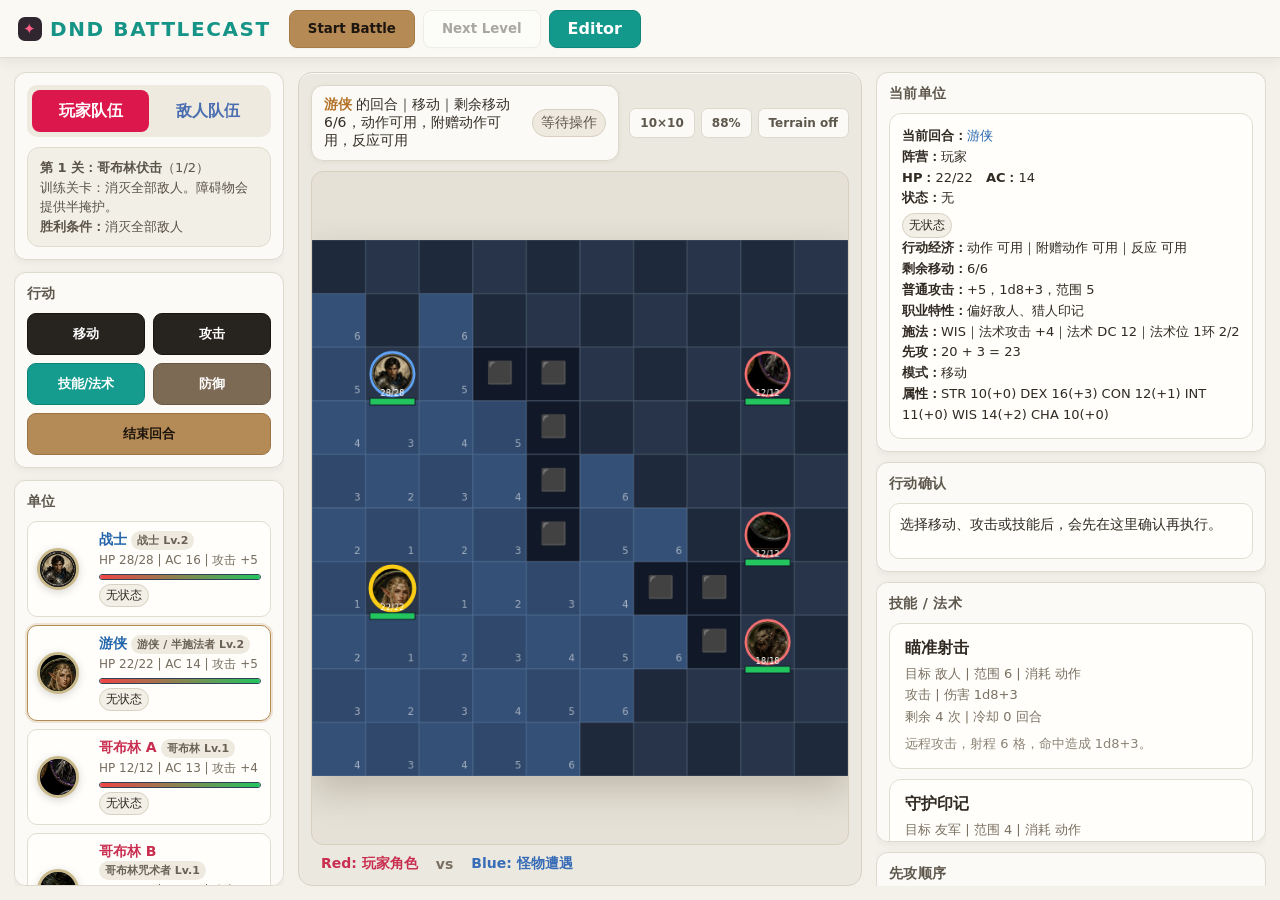
<file: index.html>
<!DOCTYPE html>
<html lang="zh-CN">
<head>
  <meta charset="UTF-8" />
  <meta name="viewport" content="width=device-width, initial-scale=1.0" />
  <title>DND 战棋战斗 Demo v18.2.4</title>
  <link rel="stylesheet" href="./src/style.css" />
</head>
<body class="play-page">
  <header class="play-topbar">
    <div class="brand"><span class="brand-mark">✦</span><span>DND BATTLECAST</span></div>
    <nav class="play-nav">
      <button id="restartBtn" class="nav-btn primary">Start Battle</button>
      <button id="nextLevelBtn" class="nav-btn">Next Level</button>
      <a class="nav-link" href="./editor.html">Editor</a>
    </nav>
  </header>

  <main class="battle-layout">
    <aside class="left-dock">
      <section class="dock-card team-card">
        <div class="team-tabs">
          <span class="team-tab red active">玩家队伍</span>
          <span class="team-tab blue">敌人队伍</span>
        </div>
        <div class="level-info compact" id="levelInfo"></div>
      </section>

      <section class="dock-card">
        <h2>行动</h2>
        <div class="actions battle-actions">
          <button id="moveBtn">移动</button>
          <button id="attackBtn">攻击</button>
          <button id="skillBtn">技能/法术</button>
          <button id="defendBtn">防御</button>
          <button id="endTurnBtn" class="wide">结束回合</button>
        </div>
      </section>

      <section class="dock-card scroll-card">
        <h2>单位</h2>
        <div class="unit-list" id="unitList"></div>
      </section>
    </aside>

    <section class="center-stage">
      <div class="stage-toolbar">
        <div id="turnBanner" class="turn-banner"></div>
        <div class="stage-chips">
          <span>10×10</span>
          <span>88%</span>
          <span>Terrain off</span>
        </div>
      </div>
      <div class="board-frame">
        <canvas id="battleCanvas" width="640" height="640"></canvas>
        <div id="tooltip" class="tooltip hidden"></div>
      </div>
      <div class="team-summary">
        <span class="red-text">Red: 玩家角色</span>
        <span>vs</span>
        <span class="blue-text">Blue: 怪物遭遇</span>
      </div>
    </section>

    <aside class="right-dock">
      <section class="dock-card status-card">
        <h2>当前单位</h2>
        <div class="status" id="status"></div>
      </section>

      <section class="dock-card">
        <h2>行动确认</h2>
        <div class="confirm-panel" id="confirmPanel"></div>
      </section>

      <section class="dock-card scroll-card skill-dock">
        <h2>技能 / 法术</h2>
        <div class="skill-list" id="skillList"></div>
      </section>

      <section class="dock-card">
        <h2>先攻顺序</h2>
        <div class="initiative-list" id="initiativeList"></div>
      </section>

      <section class="dock-card log-card">
        <div class="log-tabs"><span class="active">Battle Log</span><span>Stat Block</span></div>
        <div class="log" id="log"></div>
      </section>
    </aside>
  </main>

  <script type="module" src="./src/main.js"></script>
</body>
</html>
</file>
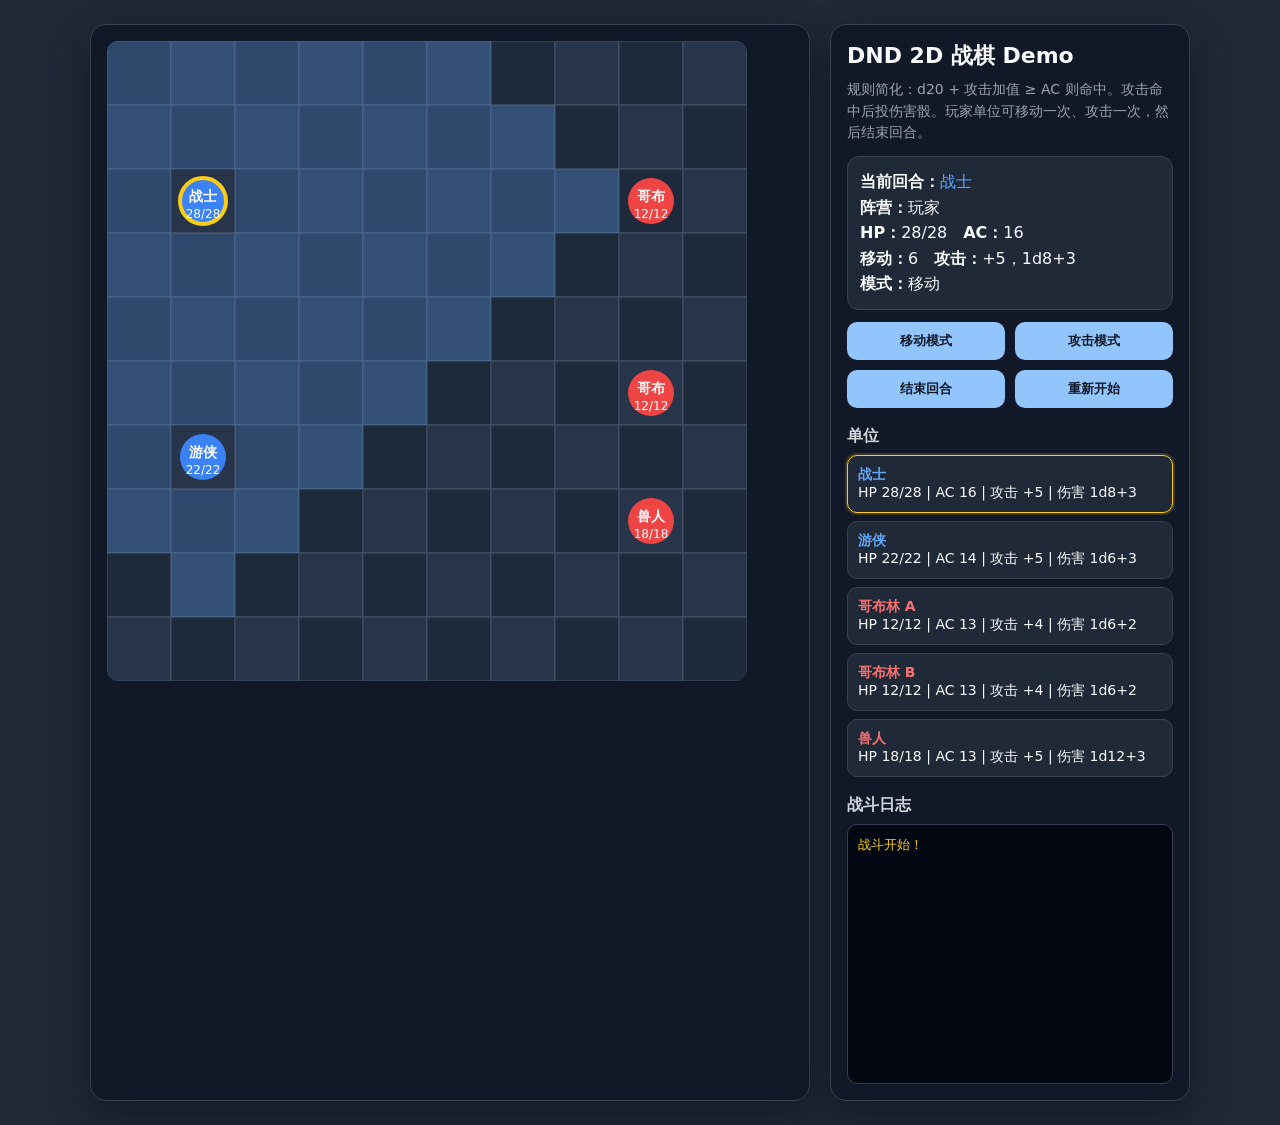
<file: a.html>
<!DOCTYPE html>
<html lang="zh-CN">
<head>
  <meta charset="UTF-8" />
  <meta name="viewport" content="width=device-width, initial-scale=1.0" />
  <title>DND 战棋战斗 Demo</title>
  <style>
    * {
      box-sizing: border-box;
    }

    body {
      margin: 0;
      font-family: system-ui, -apple-system, BlinkMacSystemFont, "Segoe UI", sans-serif;
      background: #1f2937;
      color: #f9fafb;
      display: flex;
      justify-content: center;
      align-items: flex-start;
      min-height: 100vh;
      padding: 24px;
    }

    .app {
      display: grid;
      grid-template-columns: auto 360px;
      gap: 20px;
      max-width: 1100px;
      width: 100%;
    }

    .board-wrap,
    .panel {
      background: #111827;
      border: 1px solid #374151;
      border-radius: 16px;
      box-shadow: 0 16px 40px rgba(0, 0, 0, 0.35);
      padding: 16px;
    }

    canvas {
      display: block;
      background: #0f172a;
      border-radius: 10px;
      cursor: pointer;
    }

    h1 {
      font-size: 22px;
      margin: 0 0 8px;
    }

    h2 {
      font-size: 16px;
      margin: 18px 0 8px;
      color: #d1d5db;
    }

    .hint {
      color: #9ca3af;
      line-height: 1.55;
      font-size: 14px;
      margin-bottom: 12px;
    }

    .status {
      padding: 12px;
      border-radius: 12px;
      background: #1f2937;
      border: 1px solid #374151;
      margin: 12px 0;
      line-height: 1.6;
    }

    .actions {
      display: grid;
      grid-template-columns: 1fr 1fr;
      gap: 10px;
      margin: 12px 0;
    }

    button {
      border: 0;
      border-radius: 10px;
      padding: 10px 12px;
      font-weight: 700;
      color: #111827;
      background: #93c5fd;
      cursor: pointer;
    }

    button:hover:not(:disabled) {
      filter: brightness(1.08);
    }

    button:disabled {
      opacity: 0.45;
      cursor: not-allowed;
    }

    .unit-list {
      display: grid;
      gap: 8px;
    }

    .unit-card {
      padding: 10px;
      border-radius: 10px;
      background: #1f2937;
      border: 1px solid #374151;
      font-size: 14px;
    }

    .unit-card.active {
      border-color: #facc15;
      box-shadow: 0 0 0 2px rgba(250, 204, 21, 0.18);
    }

    .unit-card.dead {
      opacity: 0.45;
      text-decoration: line-through;
    }

    .log {
      height: 260px;
      overflow: auto;
      padding: 10px;
      border-radius: 10px;
      background: #030712;
      border: 1px solid #374151;
      font-size: 13px;
      line-height: 1.55;
    }

    .log div {
      margin-bottom: 6px;
    }

    .player {
      color: #60a5fa;
    }

    .enemy {
      color: #f87171;
    }

    .system {
      color: #facc15;
    }
  </style>
</head>
<body>
  <div class="app">
    <div class="board-wrap">
      <canvas id="battleCanvas" width="640" height="640"></canvas>
    </div>

    <aside class="panel">
      <h1>DND 2D 战棋 Demo</h1>
      <div class="hint">
        规则简化：d20 + 攻击加值 ≥ AC 则命中。攻击命中后投伤害骰。玩家单位可移动一次、攻击一次，然后结束回合。
      </div>

      <div class="status" id="status"></div>

      <div class="actions">
        <button id="moveBtn">移动模式</button>
        <button id="attackBtn">攻击模式</button>
        <button id="endTurnBtn">结束回合</button>
        <button id="restartBtn">重新开始</button>
      </div>

      <h2>单位</h2>
      <div class="unit-list" id="unitList"></div>

      <h2>战斗日志</h2>
      <div class="log" id="log"></div>
    </aside>
  </div>

  <script>
    const GRID_SIZE = 10;
    const TILE_SIZE = 64;
    const canvas = document.getElementById("battleCanvas");
    const ctx = canvas.getContext("2d");

    const statusEl = document.getElementById("status");
    const unitListEl = document.getElementById("unitList");
    const logEl = document.getElementById("log");
    const moveBtn = document.getElementById("moveBtn");
    const attackBtn = document.getElementById("attackBtn");
    const endTurnBtn = document.getElementById("endTurnBtn");
    const restartBtn = document.getElementById("restartBtn");

    let units = [];
    let turnIndex = 0;
    let mode = "move";
    let selectedTile = null;
    let battleEnded = false;

    function createUnit(config) {
      return {
        id: config.id,
        name: config.name,
        team: config.team,
        x: config.x,
        y: config.y,
        maxHp: config.maxHp,
        hp: config.maxHp,
        ac: config.ac,
        move: config.move,
        attackBonus: config.attackBonus,
        damageDice: config.damageDice,
        attackRange: config.attackRange || 1,
        hasMoved: false,
        hasAttacked: false,
      };
    }

    function resetGame() {
      units = [
        createUnit({ id: "p1", name: "战士", team: "player", x: 1, y: 2, maxHp: 28, ac: 16, move: 6, attackBonus: 5, damageDice: "1d8+3" }),
        createUnit({ id: "p2", name: "游侠", team: "player", x: 1, y: 6, maxHp: 22, ac: 14, move: 6, attackBonus: 5, damageDice: "1d6+3", attackRange: 4 }),
        createUnit({ id: "e1", name: "哥布林 A", team: "enemy", x: 8, y: 2, maxHp: 12, ac: 13, move: 6, attackBonus: 4, damageDice: "1d6+2" }),
        createUnit({ id: "e2", name: "哥布林 B", team: "enemy", x: 8, y: 5, maxHp: 12, ac: 13, move: 6, attackBonus: 4, damageDice: "1d6+2" }),
        createUnit({ id: "e3", name: "兽人", team: "enemy", x: 8, y: 7, maxHp: 18, ac: 13, move: 5, attackBonus: 5, damageDice: "1d12+3" }),
      ];
      turnIndex = 0;
      mode = "move";
      selectedTile = null;
      battleEnded = false;
      logEl.innerHTML = "";
      log("战斗开始！", "system");
      render();
      maybeRunEnemyTurn();
    }

    function getAliveUnits() {
      return units.filter(unit => unit.hp > 0);
    }

    function getCurrentUnit() {
      const alive = getAliveUnits();
      if (alive.length === 0) return null;
      while (units[turnIndex] && units[turnIndex].hp <= 0) {
        turnIndex = (turnIndex + 1) % units.length;
      }
      return units[turnIndex];
    }

    function getUnitAt(x, y) {
      return units.find(unit => unit.hp > 0 && unit.x === x && unit.y === y);
    }

    function isInsideGrid(x, y) {
      return x >= 0 && y >= 0 && x < GRID_SIZE && y < GRID_SIZE;
    }

    function getDistance(a, b) {
      return Math.abs(a.x - b.x) + Math.abs(a.y - b.y);
    }

    function canMoveTo(unit, x, y) {
      if (!unit || unit.hasMoved) return false;
      if (!isInsideGrid(x, y)) return false;
      if (getUnitAt(x, y)) return false;
      return getDistance(unit, { x, y }) <= unit.move;
    }

    function canAttack(attacker, target) {
      if (!attacker || !target) return false;
      if (attacker.team === target.team) return false;
      if (attacker.hasAttacked) return false;
      return getDistance(attacker, target) <= attacker.attackRange;
    }

    function rollDie(sides) {
      return Math.floor(Math.random() * sides) + 1;
    }

    function rollDice(expression) {
      const match = expression.match(/(\d+)d(\d+)([+-]\d+)?/i);
      if (!match) throw new Error("Invalid dice expression: " + expression);

      const count = Number(match[1]);
      const sides = Number(match[2]);
      const modifier = Number(match[3] || 0);
      const rolls = [];

      for (let i = 0; i < count; i++) {
        rolls.push(rollDie(sides));
      }

      const total = rolls.reduce((sum, value) => sum + value, 0) + modifier;
      return { total, rolls, modifier };
    }

    function attack(attacker, target) {
      if (!canAttack(attacker, target)) return false;

      const d20 = rollDie(20);
      const attackTotal = d20 + attacker.attackBonus;
      const hit = attackTotal >= target.ac;

      log(`${attacker.name} 攻击 ${target.name}：d20(${d20}) + ${attacker.attackBonus} = ${attackTotal} vs AC ${target.ac}`, attacker.team);

      if (hit) {
        const damage = rollDice(attacker.damageDice);
        target.hp = Math.max(0, target.hp - damage.total);
        log(`命中！造成 ${damage.total} 点伤害，${target.name} 剩余 HP ${target.hp}/${target.maxHp}`, "system");

        if (target.hp <= 0) {
          log(`${target.name} 被击倒！`, "system");
        }
      } else {
        log("未命中。", "system");
      }

      attacker.hasAttacked = true;
      checkBattleEnd();
      render();
      return true;
    }

    function moveUnit(unit, x, y) {
      if (!canMoveTo(unit, x, y)) return false;
      unit.x = x;
      unit.y = y;
      unit.hasMoved = true;
      log(`${unit.name} 移动到 (${x}, ${y})`, unit.team);
      render();
      return true;
    }

    function nextTurn() {
      if (battleEnded) return;

      const current = getCurrentUnit();
      if (current) {
        current.hasMoved = false;
        current.hasAttacked = false;
      }

      do {
        turnIndex = (turnIndex + 1) % units.length;
      } while (units[turnIndex].hp <= 0);

      const next = getCurrentUnit();
      if (next) {
        next.hasMoved = false;
        next.hasAttacked = false;
        selectedTile = null;
        mode = "move";
        log(`轮到 ${next.name}`, next.team);
      }

      render();
      maybeRunEnemyTurn();
    }

    function checkBattleEnd() {
      const playersAlive = units.some(unit => unit.team === "player" && unit.hp > 0);
      const enemiesAlive = units.some(unit => unit.team === "enemy" && unit.hp > 0);

      if (!playersAlive || !enemiesAlive) {
        battleEnded = true;
        log(playersAlive ? "玩家胜利！" : "敌人胜利！", "system");
      }
    }

    function getNearestEnemy(unit) {
      const targets = units.filter(other => other.hp > 0 && other.team !== unit.team);
      targets.sort((a, b) => getDistance(unit, a) - getDistance(unit, b));
      return targets[0] || null;
    }

    function getStepToward(unit, target) {
      const candidates = [
        { x: unit.x + 1, y: unit.y },
        { x: unit.x - 1, y: unit.y },
        { x: unit.x, y: unit.y + 1 },
        { x: unit.x, y: unit.y - 1 },
      ];

      return candidates
        .filter(tile => isInsideGrid(tile.x, tile.y) && !getUnitAt(tile.x, tile.y))
        .sort((a, b) => getDistance(a, target) - getDistance(b, target))[0];
    }

    function runEnemyAI() {
      if (battleEnded) return;
      const enemy = getCurrentUnit();
      if (!enemy || enemy.team !== "enemy") return;

      const target = getNearestEnemy(enemy);
      if (!target) return;

      if (canAttack(enemy, target)) {
        attack(enemy, target);
        setTimeout(nextTurn, 500);
        return;
      }

      let steps = enemy.move;
      while (steps > 0 && getDistance(enemy, target) > enemy.attackRange) {
        const nextStep = getStepToward(enemy, target);
        if (!nextStep) break;
        enemy.x = nextStep.x;
        enemy.y = nextStep.y;
        steps--;
      }
      enemy.hasMoved = true;
      log(`${enemy.name} 向 ${target.name} 靠近`, "enemy");

      if (canAttack(enemy, target)) {
        attack(enemy, target);
      }

      render();
      setTimeout(nextTurn, 650);
    }

    function maybeRunEnemyTurn() {
      const current = getCurrentUnit();
      if (!battleEnded && current && current.team === "enemy") {
        setTimeout(runEnemyAI, 500);
      }
    }

    function drawBoard() {
      ctx.clearRect(0, 0, canvas.width, canvas.height);

      for (let y = 0; y < GRID_SIZE; y++) {
        for (let x = 0; x < GRID_SIZE; x++) {
          ctx.fillStyle = (x + y) % 2 === 0 ? "#1e293b" : "#273449";
          ctx.fillRect(x * TILE_SIZE, y * TILE_SIZE, TILE_SIZE, TILE_SIZE);
          ctx.strokeStyle = "#475569";
          ctx.strokeRect(x * TILE_SIZE, y * TILE_SIZE, TILE_SIZE, TILE_SIZE);
        }
      }
    }

    function drawHighlights() {
      const unit = getCurrentUnit();
      if (!unit || unit.team !== "player") return;

      for (let y = 0; y < GRID_SIZE; y++) {
        for (let x = 0; x < GRID_SIZE; x++) {
          if (mode === "move" && canMoveTo(unit, x, y)) {
            ctx.fillStyle = "rgba(96, 165, 250, 0.25)";
            ctx.fillRect(x * TILE_SIZE, y * TILE_SIZE, TILE_SIZE, TILE_SIZE);
          }

          const target = getUnitAt(x, y);
          if (mode === "attack" && target && canAttack(unit, target)) {
            ctx.fillStyle = "rgba(248, 113, 113, 0.35)";
            ctx.fillRect(x * TILE_SIZE, y * TILE_SIZE, TILE_SIZE, TILE_SIZE);
          }
        }
      }
    }

    function drawUnits() {
      const current = getCurrentUnit();

      for (const unit of units) {
        if (unit.hp <= 0) continue;

        const centerX = unit.x * TILE_SIZE + TILE_SIZE / 2;
        const centerY = unit.y * TILE_SIZE + TILE_SIZE / 2;

        ctx.beginPath();
        ctx.arc(centerX, centerY, 23, 0, Math.PI * 2);
        ctx.fillStyle = unit.team === "player" ? "#3b82f6" : "#ef4444";
        ctx.fill();

        if (unit === current) {
          ctx.lineWidth = 4;
          ctx.strokeStyle = "#facc15";
          ctx.stroke();
          ctx.lineWidth = 1;
        }

        ctx.fillStyle = "#ffffff";
        ctx.font = "bold 14px system-ui";
        ctx.textAlign = "center";
        ctx.textBaseline = "middle";
        ctx.fillText(unit.name.slice(0, 2), centerX, centerY - 4);

        ctx.font = "12px system-ui";
        ctx.fillText(`${unit.hp}/${unit.maxHp}`, centerX, centerY + 14);
      }
    }

    function renderUI() {
      const current = getCurrentUnit();

      if (!current) {
        statusEl.innerHTML = "无当前单位";
        return;
      }

      statusEl.innerHTML = `
        <strong>当前回合：</strong><span class="${current.team}">${current.name}</span><br>
        <strong>阵营：</strong>${current.team === "player" ? "玩家" : "敌人"}<br>
        <strong>HP：</strong>${current.hp}/${current.maxHp}　<strong>AC：</strong>${current.ac}<br>
        <strong>移动：</strong>${current.move}　<strong>攻击：</strong>+${current.attackBonus}，${current.damageDice}<br>
        <strong>模式：</strong>${mode === "move" ? "移动" : "攻击"}
      `;

      unitListEl.innerHTML = units.map(unit => `
        <div class="unit-card ${unit === current ? "active" : ""} ${unit.hp <= 0 ? "dead" : ""}">
          <strong class="${unit.team}">${unit.name}</strong><br>
          HP ${unit.hp}/${unit.maxHp} | AC ${unit.ac} | 攻击 +${unit.attackBonus} | 伤害 ${unit.damageDice}
        </div>
      `).join("");

      const playerTurn = current.team === "player" && !battleEnded;
      moveBtn.disabled = !playerTurn || current.hasMoved;
      attackBtn.disabled = !playerTurn || current.hasAttacked;
      endTurnBtn.disabled = !playerTurn;
    }

    function render() {
      drawBoard();
      drawHighlights();
      drawUnits();
      renderUI();
    }

    function log(message, type = "system") {
      const entry = document.createElement("div");
      entry.className = type;
      entry.textContent = message;
      logEl.prepend(entry);
    }

    canvas.addEventListener("click", event => {
      if (battleEnded) return;

      const current = getCurrentUnit();
      if (!current || current.team !== "player") return;

      const rect = canvas.getBoundingClientRect();
      const x = Math.floor((event.clientX - rect.left) / TILE_SIZE);
      const y = Math.floor((event.clientY - rect.top) / TILE_SIZE);

      if (mode === "move") {
        moveUnit(current, x, y);
      } else if (mode === "attack") {
        const target = getUnitAt(x, y);
        if (target) attack(current, target);
      }
    });

    moveBtn.addEventListener("click", () => {
      mode = "move";
      render();
    });

    attackBtn.addEventListener("click", () => {
      mode = "attack";
      render();
    });

    endTurnBtn.addEventListener("click", nextTurn);
    restartBtn.addEventListener("click", resetGame);

    resetGame();
  </script>
</body>
</html>
</file>
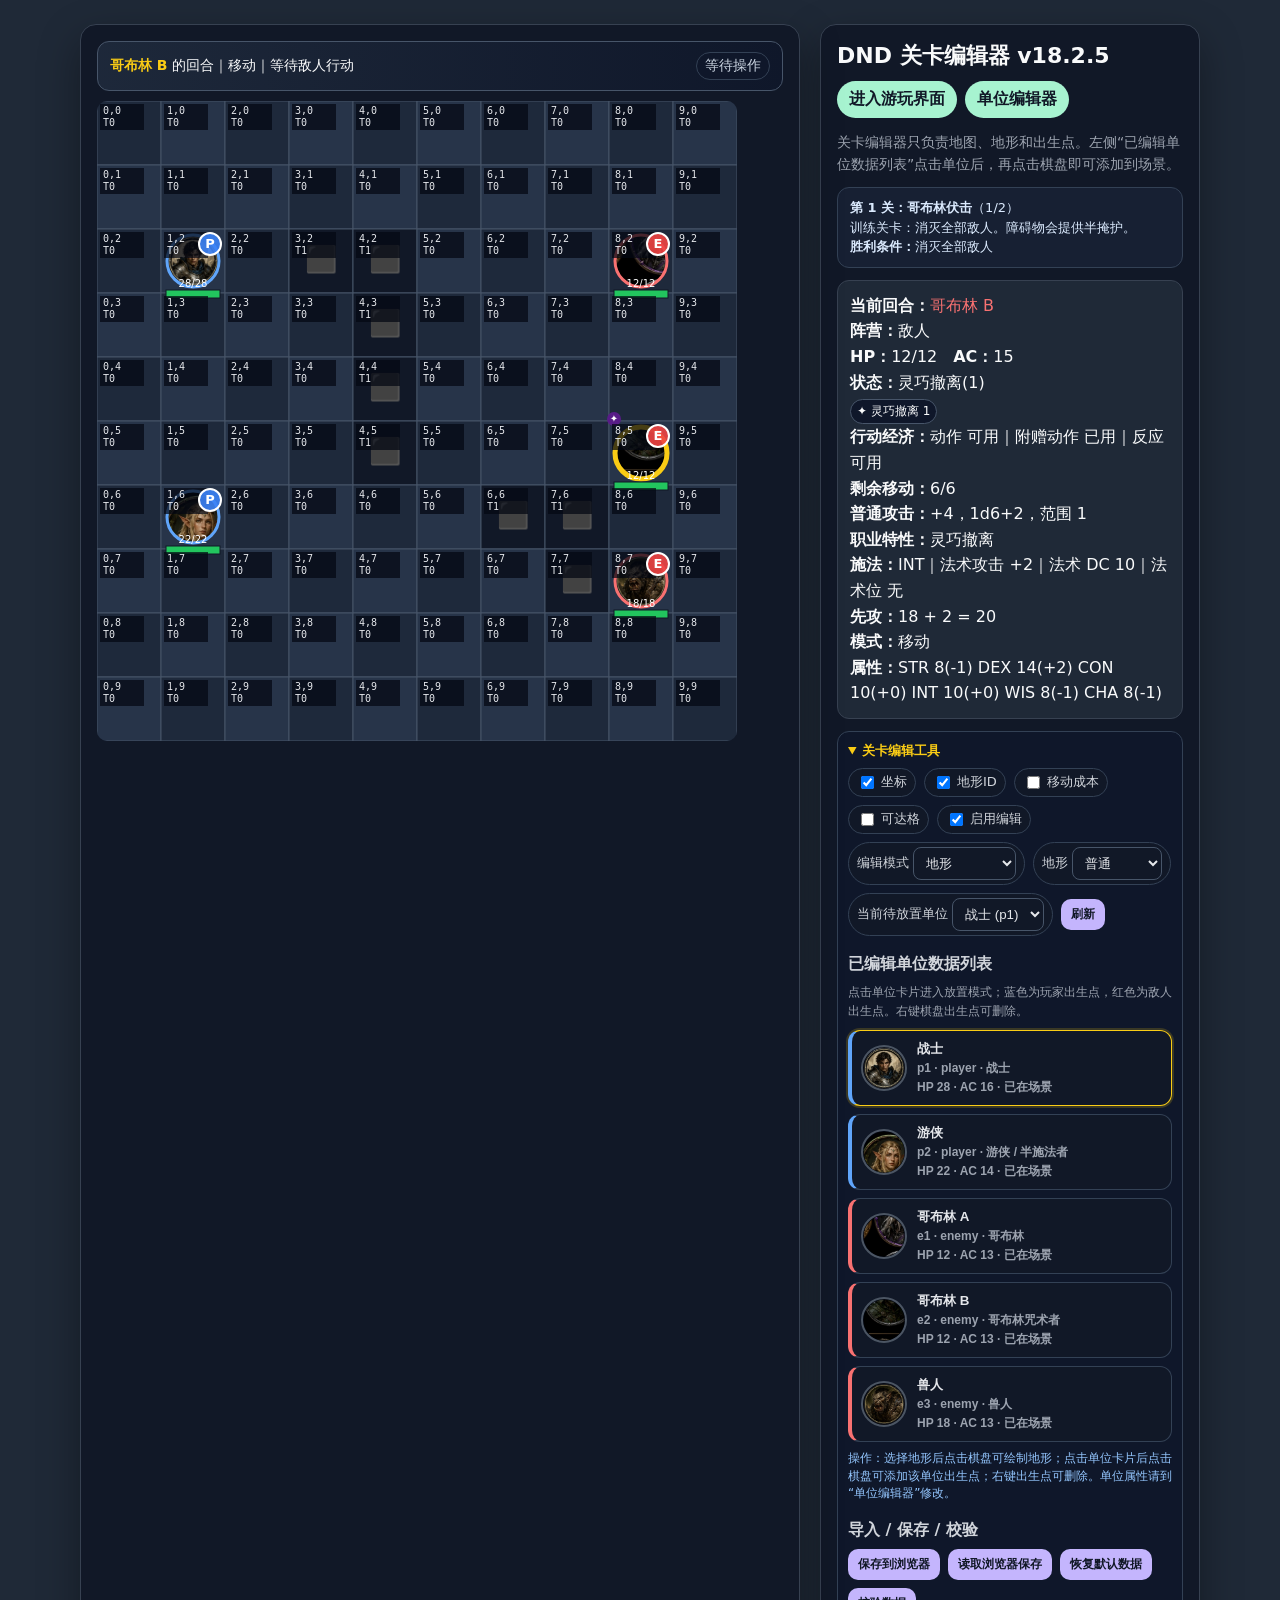
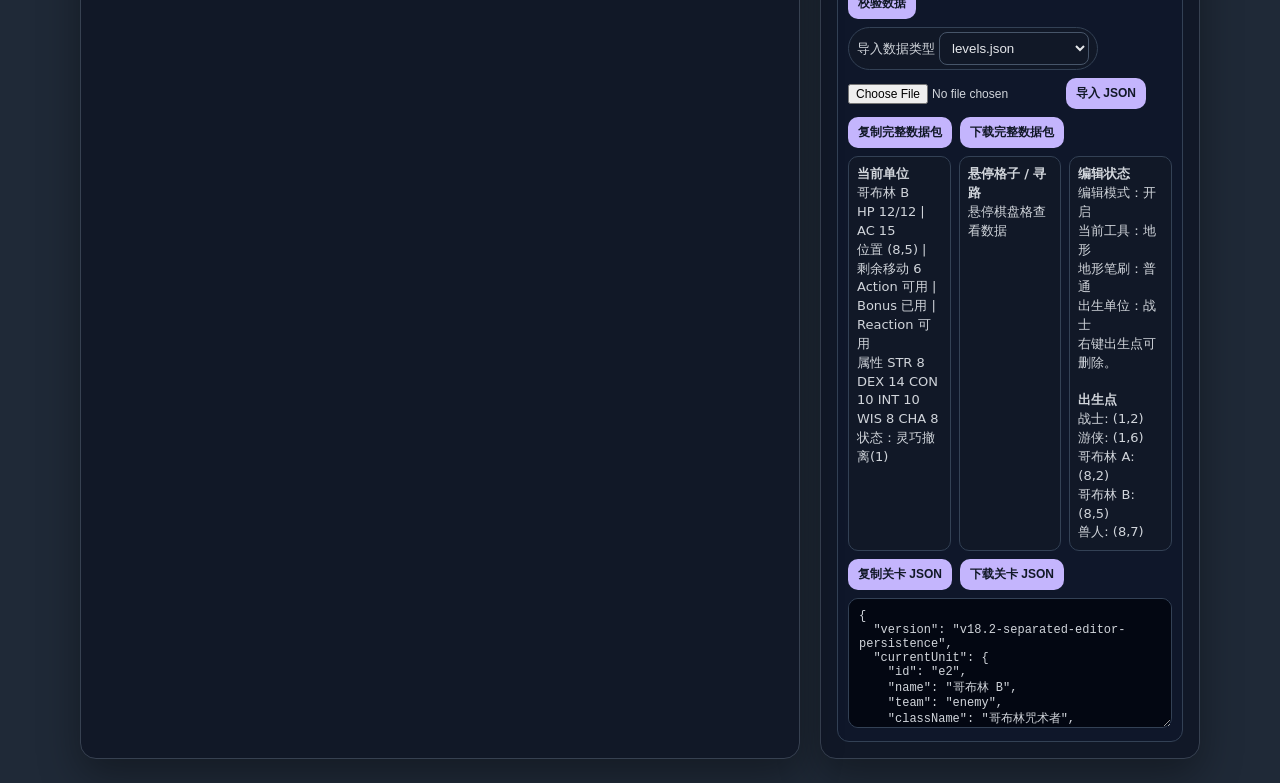
<file: editor.html>
<!DOCTYPE html>
<html lang="zh-CN">
<head>
  <meta charset="UTF-8" />
  <meta name="viewport" content="width=device-width, initial-scale=1.0" />
  <title>DND 战棋战斗 Demo v18.2.5 关卡编辑器</title>
  <link rel="stylesheet" href="./src/style.css" />
</head>
<body>
  <div class="app level-editor-page">
    <div class="board-wrap">
      <div id="turnBanner" class="turn-banner"></div>
      <canvas id="battleCanvas" width="640" height="640"></canvas>
      <div id="tooltip" class="tooltip hidden"></div>
    </div>
    <aside class="panel">
      <h1>DND 关卡编辑器 v18.2.5</h1>
      <div class="top-links">
        <a href="./index.html">进入游玩界面</a>
        <a href="./unit-editor.html">单位编辑器</a>
      </div>
      <div class="hint">关卡编辑器只负责地图、地形和出生点。左侧“已编辑单位数据列表”点击单位后，再点击棋盘即可添加到场景。</div>
      <div class="level-info" id="levelInfo"></div>
      <div class="status" id="status"></div>

      <details class="debug-panel" open>
        <summary>关卡编辑工具</summary>
        <div class="debug-toolbar">
          <label><input type="checkbox" id="dbgCoords" checked>坐标</label>
          <label><input type="checkbox" id="dbgTerrain" checked>地形ID</label>
          <label><input type="checkbox" id="dbgMoveCost">移动成本</label>
          <label><input type="checkbox" id="dbgReachable">可达格</label>
          <label><input type="checkbox" id="dbgEditMode" checked>启用编辑</label>
        </div>
        <div class="debug-toolbar">
          <label>编辑模式
            <select id="dbgEditKind">
              <option value="terrain">地形</option>
              <option value="playerSpawn">玩家出生点</option>
              <option value="enemySpawn">敌人出生点</option>
            </select>
          </label>
          <label>地形
            <select id="dbgTerrainSelect">
              <option value="0">普通</option>
              <option value="1">障碍</option>
              <option value="2">困难</option>
              <option value="3">伤害</option>
              <option value="4">治疗</option>
              <option value="5">目标区域</option>
            </select>
          </label>
          <label>当前待放置单位
            <select id="dbgSpawnUnitSelect"></select>
          </label>
          <button id="dbgRefresh">刷新</button>
        </div>

        <h2>已编辑单位数据列表</h2>
        <div class="hint small-hint">点击单位卡片进入放置模式；蓝色为玩家出生点，红色为敌人出生点。右键棋盘出生点可删除。</div>
        <div id="unitDataCatalog" class="unit-data-catalog"></div>

        <p class="debug-note">操作：选择地形后点击棋盘可绘制地形；点击单位卡片后点击棋盘可添加该单位出生点；右键出生点可删除。单位属性请到“单位编辑器”修改。</p>

        <h2>导入 / 保存 / 校验</h2>
        <div class="debug-toolbar">
          <button id="dbgSaveLocal">保存到浏览器</button>
          <button id="dbgLoadLocal">读取浏览器保存</button>
          <button id="dbgClearLocal">恢复默认数据</button>
          <button id="dbgValidateData">校验数据</button>
        </div>
        <div class="debug-toolbar">
          <label>导入数据类型
            <select id="dbgImportType">
              <option value="levels">levels.json</option>
              <option value="units">units.json</option>
              <option value="skills">skills.json</option>
              <option value="spells">spells.json</option>
              <option value="classFeatures">classFeatures.json</option>
              <option value="project">完整项目数据包</option>
            </select>
          </label>
          <input type="file" id="dbgImportFile" accept="application/json,.json" />
          <button id="dbgImportJson">导入 JSON</button>
          <button id="dbgCopyProject">复制完整数据包</button>
          <button id="dbgDownloadProject">下载完整数据包</button>
        </div>
        <div class="debug-info" id="debugInfo"></div>
        <div class="debug-toolbar">
          <button id="dbgCopyLevel">复制关卡 JSON</button>
          <button id="dbgDownloadLevel">下载关卡 JSON</button>
        </div>
        <textarea class="debug-output" id="debugOutput" spellcheck="false"></textarea>
      </details>

      <div style="display:none">
        <button id="moveBtn">移动模式</button><button id="attackBtn">攻击模式</button><button id="skillBtn">技能模式</button><button id="defendBtn">防御动作</button><button id="endTurnBtn">结束回合</button><button id="restartBtn">重新开始</button><button id="nextLevelBtn">下一关</button>
        <div id="confirmPanel"></div><div id="skillList"></div><div id="initiativeList"></div><div id="unitList"></div><div id="log"></div>
      </div>
    </aside>
  </div>
  <script type="module" src="./src/editorMain.js"></script>
</body>
</html>
</file>
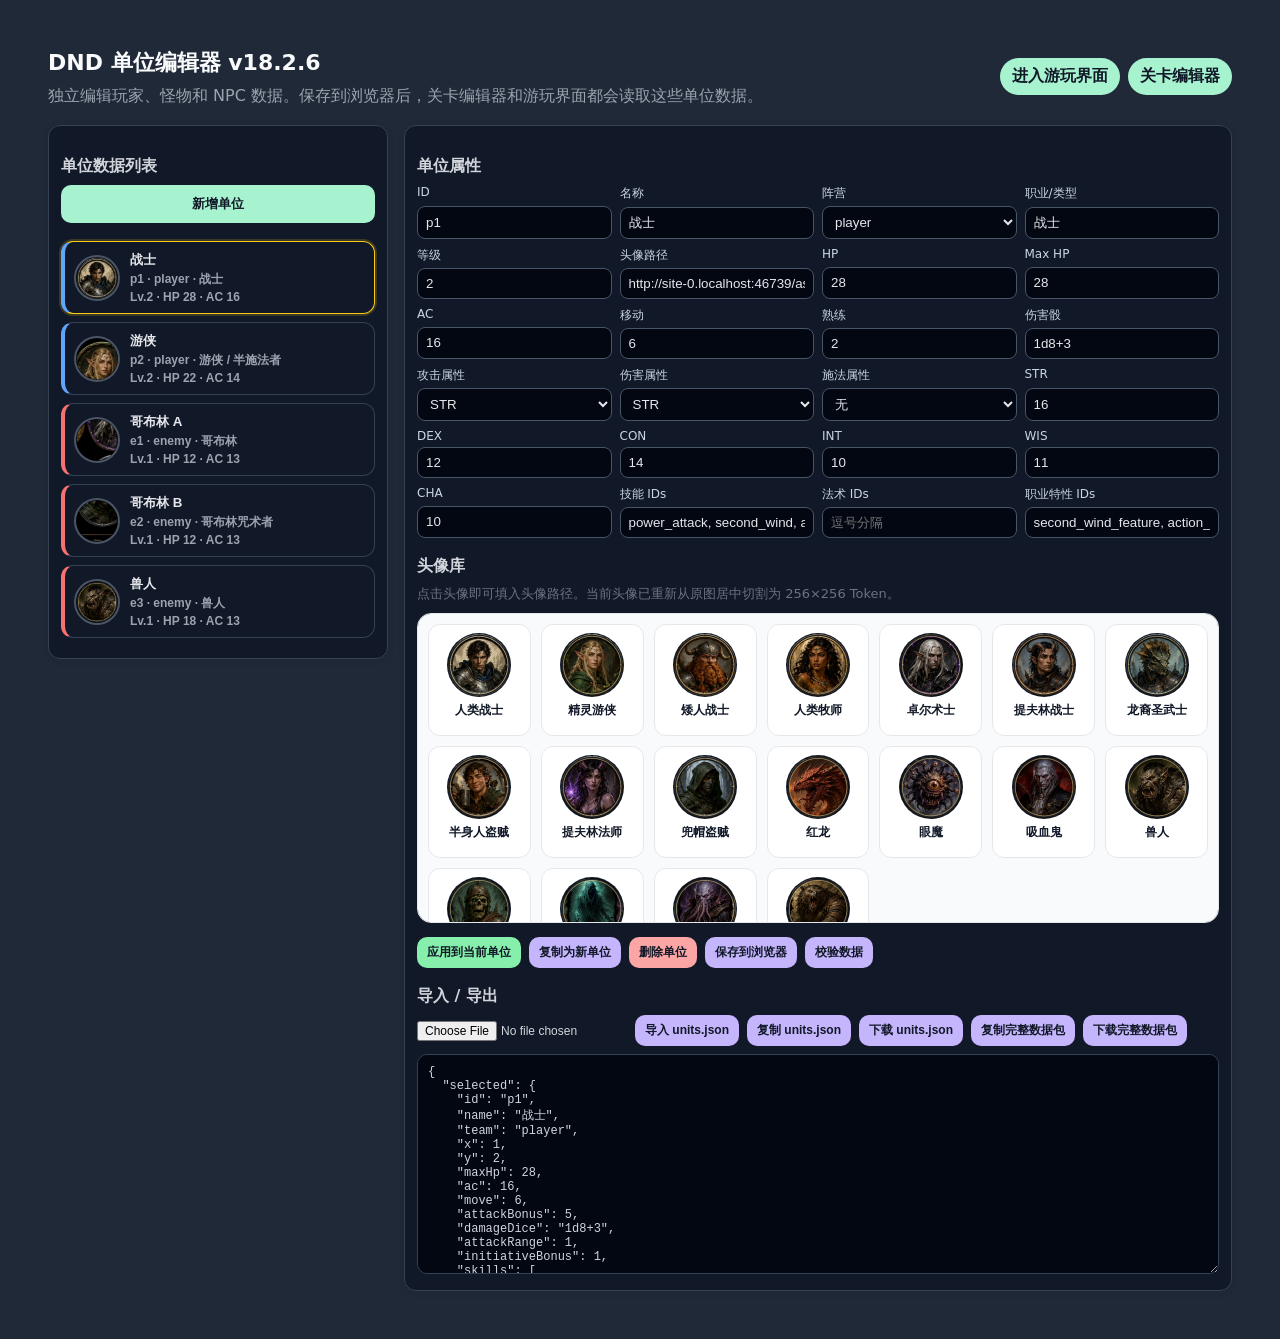
<file: unit-editor.html>
<!DOCTYPE html>
<html lang="zh-CN">
<head>
  <meta charset="UTF-8" />
  <meta name="viewport" content="width=device-width, initial-scale=1.0" />
  <title>DND 战棋战斗 Demo v18.2.6 单位编辑器</title>
  <link rel="stylesheet" href="./src/style.css" />
</head>
<body>
  <div class="unit-editor-page app-wide">
    <header class="editor-header">
      <div>
        <h1>DND 单位编辑器 v18.2.6</h1>
        <p>独立编辑玩家、怪物和 NPC 数据。保存到浏览器后，关卡编辑器和游玩界面都会读取这些单位数据。</p>
      </div>
      <nav class="top-links">
        <a href="./index.html">进入游玩界面</a>
        <a href="./editor.html">关卡编辑器</a>
      </nav>
    </header>
    <main class="unit-editor-layout">
      <aside class="unit-editor-sidebar dock-card">
        <h2>单位数据列表</h2>
        <button id="newUnitBtn">新增单位</button>
        <div id="unitCatalog" class="unit-data-catalog"></div>
      </aside>
      <section class="unit-editor-main dock-card">
        <h2>单位属性</h2>
        <div class="unit-editor-grid large">
          <label>ID<input id="unitIdInput"></label>
          <label>名称<input id="unitNameInput"></label>
          <label>阵营<select id="unitTeamInput"><option value="player">player</option><option value="enemy">enemy</option></select></label>
          <label>职业/类型<input id="unitClassInput"></label>
          <label>等级<input id="unitLevelInput" type="number" min="1" max="20"></label>
          <label>头像路径<input id="unitAvatarInput"></label>
          <label>HP<input id="unitHpInput" type="number" min="0"></label>
          <label>Max HP<input id="unitMaxHpInput" type="number" min="1"></label>
          <label>AC<input id="unitAcInput" type="number" min="1"></label>
          <label>移动<input id="unitMoveInput" type="number" min="0"></label>
          <label>熟练<input id="unitProfInput" type="number" min="0"></label>
          <label>伤害骰<input id="unitDamageDiceInput"></label>
          <label>攻击属性<select id="unitAttackAbilityInput"><option>STR</option><option>DEX</option><option>CON</option><option>INT</option><option>WIS</option><option>CHA</option></select></label>
          <label>伤害属性<select id="unitDamageAbilityInput"><option>STR</option><option>DEX</option><option>CON</option><option>INT</option><option>WIS</option><option>CHA</option></select></label>
          <label>施法属性<select id="unitSpellAbilityInput"><option value="">无</option><option>STR</option><option>DEX</option><option>CON</option><option>INT</option><option>WIS</option><option>CHA</option></select></label>
          <label>STR<input id="unitStrInput" type="number" min="1" max="30"></label>
          <label>DEX<input id="unitDexInput" type="number" min="1" max="30"></label>
          <label>CON<input id="unitConInput" type="number" min="1" max="30"></label>
          <label>INT<input id="unitIntInput" type="number" min="1" max="30"></label>
          <label>WIS<input id="unitWisInput" type="number" min="1" max="30"></label>
          <label>CHA<input id="unitChaInput" type="number" min="1" max="30"></label>
          <label>技能 IDs<input id="unitSkillsInput" placeholder="逗号分隔，例如 power_attack,aimed_shot"></label>
          <label>法术 IDs<input id="unitSpellsInput" placeholder="逗号分隔"></label>
          <label>职业特性 IDs<input id="unitFeaturesInput" placeholder="逗号分隔"></label>
        </div>

        <h2>头像库</h2>
        <p class="editor-note">点击头像即可填入头像路径。当前头像已重新从原图居中切割为 256×256 Token。</p>
        <div id="tokenGallery" class="token-gallery"></div>
        <div class="debug-toolbar unit-editor-actions">
          <button id="applyUnitBtn">应用到当前单位</button>
          <button id="duplicateUnitBtn">复制为新单位</button>
          <button id="deleteUnitBtn">删除单位</button>
          <button id="saveLocalBtn">保存到浏览器</button>
          <button id="validateBtn">校验数据</button>
        </div>
        <h2>导入 / 导出</h2>
        <div class="debug-toolbar">
          <input type="file" id="importUnitsFile" accept="application/json,.json" />
          <button id="importUnitsBtn">导入 units.json</button>
          <button id="copyUnitsBtn">复制 units.json</button>
          <button id="downloadUnitsBtn">下载 units.json</button>
          <button id="copyProjectBtn">复制完整数据包</button>
          <button id="downloadProjectBtn">下载完整数据包</button>
        </div>
        <textarea class="debug-output tall" id="unitEditorOutput" spellcheck="false"></textarea>
      </section>
    </main>
  </div>
  <script type="module" src="./src/unitEditorMain.js"></script>
</body>
</html>
</file>
<file: src/style.css>
* { box-sizing: border-box; }
body {
  margin: 0;
  font-family: system-ui, -apple-system, BlinkMacSystemFont, "Segoe UI", sans-serif;
  background: #1f2937;
  color: #f9fafb;
  display: flex;
  justify-content: center;
  align-items: flex-start;
  min-height: 100vh;
  padding: 24px;
}
.app { display: grid; grid-template-columns: auto 380px; gap: 20px; max-width: 1120px; width: 100%; }
.board-wrap, .panel { background: #111827; border: 1px solid #374151; border-radius: 16px; box-shadow: 0 16px 40px rgba(0,0,0,.35); padding: 16px; }
canvas { display: block; background: #0f172a; border-radius: 10px; cursor: pointer; }
h1 { font-size: 22px; margin: 0 0 8px; }
h2 { font-size: 16px; margin: 18px 0 8px; color: #d1d5db; }
.hint { color: #9ca3af; line-height: 1.55; font-size: 14px; margin-bottom: 12px; }
.status { padding: 12px; border-radius: 12px; background: #1f2937; border: 1px solid #374151; margin: 12px 0; line-height: 1.6; }
.actions { display: grid; grid-template-columns: 1fr 1fr; gap: 10px; margin: 12px 0; }
button { border: 0; border-radius: 10px; padding: 10px 12px; font-weight: 700; color: #111827; background: #93c5fd; cursor: pointer; }
button:hover:not(:disabled) { filter: brightness(1.08); }
button:disabled { opacity: .45; cursor: not-allowed; }
.unit-list, .initiative-list, .skill-list { display: grid; gap: 8px; }
.unit-card, .initiative-card, .skill-card { padding: 10px; border-radius: 10px; background: #1f2937; border: 1px solid #374151; font-size: 14px; }
.unit-card.active, .initiative-card.active, .skill-card.active { border-color: #facc15; box-shadow: 0 0 0 2px rgba(250,204,21,.18); }
.unit-card.dead, .initiative-card.dead { opacity: .45; text-decoration: line-through; }
.log { height: 240px; overflow: auto; padding: 10px; border-radius: 10px; background: #030712; border: 1px solid #374151; font-size: 13px; line-height: 1.55; }
.log div { margin-bottom: 6px; }
.player { color: #60a5fa; }
.enemy { color: #f87171; }
.system { color: #facc15; }
.crit { color: #fb7185; font-weight: 700; }

.skill-card { cursor: pointer; }
.skill-card:hover { border-color: #93c5fd; }
.skill-name { font-weight: 700; }

.skill-card.disabled { opacity: .5; cursor: not-allowed; }
.skill-card.disabled:hover { border-color: #374151; }

.board-wrap { position: relative; }
.tooltip { position: absolute; pointer-events: none; z-index: 5; max-width: 240px; padding: 8px 10px; border-radius: 10px; background: rgba(3,7,18,.94); border: 1px solid #64748b; color: #e5e7eb; font-size: 12px; line-height: 1.45; box-shadow: 0 10px 30px rgba(0,0,0,.35); }
.tooltip.hidden { display: none; }
.confirm-panel { min-height: 46px; padding: 10px; border-radius: 10px; background: #1f2937; border: 1px solid #374151; font-size: 14px; line-height: 1.5; }
.confirm-actions { display: grid; grid-template-columns: 1fr 1fr; gap: 8px; margin-top: 8px; }
.confirm-actions button:first-child { background: #86efac; }
.confirm-actions button:last-child { background: #fca5a5; }
.aoe { color: #f97316; font-weight: 700; }


.unit-card-with-avatar {
  display: grid;
  grid-template-columns: 42px 1fr;
  align-items: center;
  gap: 10px;
}

.unit-avatar {
  width: 42px;
  height: 42px;
  object-fit: cover;
  border-radius: 999px;
  border: 2px solid #4b5563;
  background: #030712;
}

/* v8 readability upgrades */
.turn-banner {
  display: grid;
  grid-template-columns: 1fr auto;
  gap: 10px;
  align-items: center;
  margin-bottom: 10px;
  padding: 10px 12px;
  border-radius: 12px;
  background: linear-gradient(90deg, rgba(30,41,59,.95), rgba(15,23,42,.95));
  border: 1px solid #475569;
  font-size: 14px;
}
.turn-banner strong { color: #facc15; }
.turn-pill { padding: 4px 8px; border-radius: 999px; background: #0f172a; border: 1px solid #334155; color: #cbd5e1; }
.status-badges { display: flex; flex-wrap: wrap; gap: 4px; margin-top: 4px; }
.status-badge { display: inline-flex; align-items: center; gap: 3px; padding: 2px 6px; border-radius: 999px; background: #0f172a; border: 1px solid #475569; font-size: 12px; }
.status-poison { border-color: #84cc16; color: #bef264; }
.status-defense { border-color: #22c55e; color: #86efac; }
.status-buff { border-color: #38bdf8; color: #7dd3fc; }
.skill-card { position: relative; }
.skill-meta { color: #cbd5e1; font-size: 12px; margin-top: 3px; }
.skill-desc { color: #9ca3af; font-size: 12px; margin-top: 4px; }
.skill-card:hover::after {
  content: attr(data-tooltip);
  position: absolute;
  right: 0;
  top: 100%;
  z-index: 10;
  width: 260px;
  padding: 8px 10px;
  border-radius: 10px;
  background: rgba(3,7,18,.98);
  border: 1px solid #64748b;
  color: #e5e7eb;
  white-space: pre-line;
  box-shadow: 0 12px 30px rgba(0,0,0,.45);
}
.log .hit, .hit { color: #86efac; }
.log .miss, .miss { color: #cbd5e1; }
.log .heal, .heal { color: #4ade80; font-weight: 700; }
.log .buff, .buff { color: #7dd3fc; font-weight: 700; }
.log .save, .save { color: #fdba74; }
.log .damage, .damage { color: #fca5a5; }
.log .turn, .turn { color: #facc15; font-weight: 700; }
.unit-card-with-avatar .unit-hpbar { margin-top: 5px; height: 6px; border-radius: 999px; background: #030712; overflow: hidden; border: 1px solid #334155; }
.unit-card-with-avatar .unit-hpbar-inner { height: 100%; background: linear-gradient(90deg, #ef4444, #22c55e); }

.ability-line { color:#cbd5e1; font-size:12px; line-height:1.5; }

.log .reaction, .reaction { color: #f0abfc; font-weight: 700; }
.status-warning { border-color: #f59e0b; color: #fcd34d; }

/* v15 level system */
.level-info {
  padding: 10px 12px;
  border-radius: 12px;
  background: #172033;
  border: 1px solid #334155;
  color: #dbeafe;
  font-size: 13px;
  line-height: 1.5;
  margin: 10px 0;
}


/* v18 debug tools */
.debug-panel {
  margin-top: 12px;
  padding: 10px;
  border-radius: 12px;
  background: #0f172a;
  border: 1px solid #334155;
  color: #d1d5db;
  font-size: 13px;
}
.debug-panel summary { cursor: pointer; color: #facc15; font-weight: 700; margin-bottom: 8px; }
.debug-toolbar { display: flex; flex-wrap: wrap; gap: 8px; align-items: center; margin: 8px 0; }
.debug-toolbar label { display: inline-flex; gap: 4px; align-items: center; padding: 4px 8px; border-radius: 999px; background: #111827; border: 1px solid #334155; }
.debug-toolbar select { border: 1px solid #475569; background: #111827; color: #e5e7eb; border-radius: 8px; padding: 7px 8px; }
.debug-toolbar button { padding: 7px 10px; font-size: 12px; background: #c4b5fd; }
.debug-info { display: grid; grid-template-columns: repeat(3, 1fr); gap: 8px; margin: 8px 0; }
.debug-card { padding: 8px; border-radius: 10px; background: #111827; border: 1px solid #334155; line-height: 1.45; }
.debug-output { width: 100%; min-height: 130px; resize: vertical; border-radius: 10px; padding: 10px; background: #030712; color: #d1d5db; border: 1px solid #334155; font: 12px ui-monospace, SFMono-Regular, Menlo, monospace; }
@media (max-width: 980px) { .debug-info { grid-template-columns: 1fr; } }

/* v18.1 spawn and unit editor */
.unit-editor-grid {
  display: grid;
  grid-template-columns: repeat(3, minmax(0, 1fr));
  gap: 8px;
  margin: 8px 0;
}
.unit-editor-grid label {
  display: grid;
  gap: 4px;
  color: #cbd5e1;
  font-size: 12px;
}
.unit-editor-grid input,
.unit-editor-grid select {
  border: 1px solid #475569;
  background: #030712;
  color: #e5e7eb;
  border-radius: 8px;
  padding: 7px 8px;
  width: 100%;
}
.debug-note {
  color: #93c5fd;
  font-size: 12px;
  line-height: 1.45;
  margin: 8px 0;
}
@media (max-width: 980px) { .unit-editor-grid { grid-template-columns: 1fr; } }

/* v18.2 separated editor */
.top-links { margin: 10px 0 14px; }
.top-links a { display: inline-block; color: #111827; background: #a7f3d0; text-decoration: none; font-weight: 800; border-radius: 999px; padding: 8px 12px; }
.debug-toolbar input[type="file"] { max-width: 210px; color: #d1d5db; font-size: 12px; }

/* v18.2.3 Battlecast-inspired play UI. Editor keeps the old dark tool layout. */
body.play-page {
  display: block;
  padding: 0;
  background: #f3f1ea;
  color: #27241f;
  min-height: 100vh;
}
.play-page button { font-family: inherit; }
.play-topbar {
  height: 58px;
  display: flex;
  align-items: center;
  gap: 18px;
  padding: 0 18px;
  background: rgba(250, 249, 244, .96);
  border-bottom: 1px solid #dedbd1;
  box-shadow: 0 2px 14px rgba(30, 24, 10, .08);
  position: sticky;
  top: 0;
  z-index: 20;
}
.brand {
  display: flex;
  align-items: center;
  gap: 8px;
  min-width: 230px;
  font-size: 20px;
  letter-spacing: .08em;
  font-weight: 900;
  color: #159487;
}
.brand-mark {
  width: 24px;
  height: 24px;
  border-radius: 7px;
  display: inline-grid;
  place-items: center;
  background: #2f2630;
  color: #ff5f87;
  font-size: 15px;
}
.play-nav {
  display: flex;
  align-items: center;
  gap: 8px;
  flex-wrap: wrap;
}
.nav-btn,
.nav-link {
  display: inline-flex;
  align-items: center;
  justify-content: center;
  min-height: 38px;
  padding: 8px 18px;
  border-radius: 8px;
  background: #ffffff;
  border: 1px solid #dad6cb;
  color: #25211b;
  font-weight: 800;
  text-decoration: none;
  box-shadow: 0 1px 2px rgba(0,0,0,.04);
}
.nav-btn.primary { background: #b68a55; border-color: #a77b45; color: #1d160f; }
.nav-link { background: #13998c; border-color: #0f877c; color: #fff; }
.battle-layout {
  display: grid;
  grid-template-columns: 320px minmax(520px, 1fr) 370px;
  gap: 14px;
  height: calc(100vh - 58px);
  padding: 14px;
}
.left-dock,
.right-dock {
  min-width: 0;
  display: flex;
  flex-direction: column;
  gap: 12px;
  overflow: hidden;
}
.center-stage {
  min-width: 0;
  display: flex;
  flex-direction: column;
  gap: 10px;
  background: #ebe8df;
  border: 1px solid #d7d2c5;
  border-radius: 14px;
  padding: 12px;
  box-shadow: inset 0 1px 0 rgba(255,255,255,.75);
}
.dock-card {
  background: #fbfaf6;
  border: 1px solid #ded9ce;
  border-radius: 12px;
  padding: 12px;
  color: #2b261f;
  box-shadow: 0 2px 9px rgba(40, 30, 10, .06);
}
.play-page h2 {
  color: #5d574c;
  margin: 0 0 10px;
  font-size: 14px;
  font-weight: 900;
  letter-spacing: .02em;
}
.team-tabs {
  display: grid;
  grid-template-columns: 1fr 1fr;
  gap: 0;
  padding: 5px;
  background: #eeeae0;
  border-radius: 10px;
}
.team-tab {
  display: grid;
  place-items: center;
  min-height: 42px;
  border-radius: 8px;
  font-weight: 900;
  color: #716b60;
}
.team-tab.active.red { background: #dc174c; color: #fff; }
.team-tab.blue { color: #4b6eb1; }
.play-page .level-info {
  margin: 10px 0 0;
  background: #f2efe7;
  border-color: #e1dccf;
  color: #5a5348;
}
.play-page .actions { margin: 0; }
.battle-actions {
  grid-template-columns: 1fr 1fr;
  gap: 8px;
}
.battle-actions button {
  background: #27231f;
  color: #fff;
  border-radius: 9px;
  min-height: 42px;
  border: 1px solid #181512;
}
.battle-actions button:nth-child(3) { background: #169c8f; border-color: #0d8378; }
.battle-actions button:nth-child(4) { background: #7c6a54; border-color: #675641; }
.battle-actions .wide { grid-column: 1 / -1; background: #b48a56; border-color: #9d7444; color: #1c140c; }
.play-page button:disabled { opacity: .38; filter: grayscale(.3); }
.scroll-card { overflow: auto; min-height: 0; }
.left-dock .scroll-card { flex: 1; }
.stage-toolbar {
  display: grid;
  grid-template-columns: minmax(0, 1fr) auto;
  align-items: center;
  gap: 10px;
}
.play-page .turn-banner {
  margin: 0;
  background: #fbfaf6;
  color: #332d25;
  border-color: #ddd7ca;
  box-shadow: 0 1px 5px rgba(0,0,0,.05);
}
.play-page .turn-banner strong { color: #b57429; }
.play-page .turn-pill { background: #eeeae0; color: #5d5549; border-color: #d8d0c2; }
.stage-chips {
  display: flex;
  gap: 6px;
  align-items: center;
  color: #5d574c;
  font-weight: 800;
  font-size: 12px;
}
.stage-chips span {
  padding: 7px 10px;
  border-radius: 7px;
  background: #fbfaf6;
  border: 1px solid #ded9ce;
}
.board-frame {
  position: relative;
  flex: 1;
  min-height: 0;
  display: grid;
  place-items: center;
  background:
    radial-gradient(circle at 50% 45%, rgba(134, 111, 73, .18), transparent 45%),
    #e5e1d6;
  border: 1px solid #d7d0c1;
  border-radius: 12px;
  overflow: hidden;
}
.play-page canvas {
  max-width: min(100%, calc(100vh - 178px));
  max-height: calc(100vh - 178px);
  width: auto;
  height: auto;
  border-radius: 0;
  box-shadow: 0 14px 34px rgba(54, 43, 22, .22);
  background: #c8b78f;
}
.team-summary {
  display: flex;
  gap: 18px;
  align-items: center;
  padding: 0 10px;
  font-size: 14px;
  font-weight: 800;
  color: #797062;
}
.red-text { color: #c92d4f; }
.blue-text { color: #386cb7; }
.right-dock { overflow: auto; }
.status-card .status,
.play-page .confirm-panel,
.play-page .log,
.play-page .unit-card,
.play-page .initiative-card,
.play-page .skill-card {
  background: #fffefa;
  border-color: #e2ddd1;
  color: #302a22;
}
.play-page .status { margin: 0; }
.play-page .confirm-panel { min-height: 56px; }
.skill-dock { max-height: 260px; }
.play-page .skill-card { transition: border-color .15s, box-shadow .15s, transform .15s; }
.play-page .skill-card:hover { border-color: #13998c; box-shadow: 0 4px 12px rgba(19,153,140,.13); transform: translateY(-1px); }
.play-page .skill-card.active { border-color: #13998c; box-shadow: 0 0 0 2px rgba(19,153,140,.14); }
.play-page .skill-meta { color: #7b7162; }
.play-page .skill-desc { color: #8c8376; }
.log-card { flex: 1; min-height: 210px; display: flex; flex-direction: column; }
.log-tabs {
  display: grid;
  grid-template-columns: 1fr 1fr;
  gap: 4px;
  margin-bottom: 10px;
  padding: 4px;
  border-radius: 10px;
  background: #eeeae0;
  font-weight: 900;
  color: #746d61;
  text-align: center;
}
.log-tabs span { padding: 8px; border-radius: 8px; }
.log-tabs .active { background: #fffefa; color: #302a22; box-shadow: 0 1px 4px rgba(0,0,0,.05); }
.play-page .log {
  flex: 1;
  height: auto;
  min-height: 170px;
  background: #fffefa;
}
.play-page .log:empty::before {
  content: "The chronicle awaits…";
  display: block;
  color: #8a8378;
  font-style: italic;
  text-align: center;
  padding-top: 36px;
}
.play-page .unit-card-with-avatar { grid-template-columns: 52px 1fr; }
.play-page .unit-avatar {
  width: 52px;
  height: 52px;
  border: 3px solid #c9b88a;
  box-shadow: 0 2px 8px rgba(0,0,0,.16);
}
.play-page .unit-card.active,
.play-page .initiative-card.active {
  border-color: #b48a56;
  box-shadow: 0 0 0 2px rgba(180, 138, 86, .2);
}
.play-page .unit-card.dead,
.play-page .initiative-card.dead { opacity: .5; }
.play-page .player { color: #2265ac; }
.play-page .enemy { color: #c92d4f; }
.play-page .system { color: #a7691e; }
.play-page .tooltip {
  background: rgba(255, 254, 250, .98);
  color: #302a22;
  border-color: #d8d0c2;
  box-shadow: 0 12px 30px rgba(47, 36, 18, .25);
}
.play-page .status-badge { background: #f2efe7; border-color: #d8d0c2; }
.play-page .status-poison { color: #4d7c0f; border-color: #a3c46a; }
.play-page .status-defense { color: #0f766e; border-color: #5ebdb4; }
.play-page .status-buff { color: #2563eb; border-color: #8eb5ff; }
@media (max-width: 1180px) {
  .battle-layout { grid-template-columns: 260px minmax(460px, 1fr) 330px; }
  .brand { min-width: 190px; font-size: 17px; }
}
@media (max-width: 980px) {
  .play-topbar { position: static; height: auto; padding: 10px; flex-direction: column; align-items: stretch; }
  .brand { min-width: 0; }
  .battle-layout { height: auto; grid-template-columns: 1fr; }
  .left-dock, .right-dock { overflow: visible; }
  .play-page canvas { max-width: 100%; max-height: none; }
  .stage-toolbar { grid-template-columns: 1fr; }
}


/* v18.2.4 interaction/UI fixes */
.play-page .battle-layout {
  grid-template-columns: 300px minmax(560px, 1fr) 430px;
}
.play-page .right-dock {
  gap: 10px;
}
.play-page .skill-dock {
  max-height: 420px;
  min-height: 260px;
}
.play-page .skill-list {
  gap: 10px;
}
.play-page .skill-card {
  padding: 14px 15px;
  min-height: 116px;
  border-radius: 12px;
}
.play-page .skill-name {
  font-size: 16px;
  margin-bottom: 6px;
}
.play-page .skill-meta {
  font-size: 13px;
  line-height: 1.45;
}
.play-page .skill-desc {
  display: block;
  margin-top: 8px;
  font-size: 13px;
  line-height: 1.45;
  max-height: none;
  white-space: normal;
}
.play-page .status-card .status {
  font-size: 13px;
  line-height: 1.6;
}
.play-page .unit-card.compact-unit {
  padding: 9px;
}
.play-page .unit-card.compact-unit .unit-avatar {
  width: 42px;
  height: 42px;
}
.play-page .unit-summary-body {
  min-width: 0;
}
.play-page .unit-line {
  color: #766d60;
  font-size: 12px;
  margin: 2px 0 4px;
}
.play-page .mini-tag {
  display: inline-block;
  padding: 2px 6px;
  border-radius: 999px;
  background: #eeeae0;
  color: #6b6256;
  font-size: 11px;
  font-weight: 800;
}
.play-page .tooltip {
  max-width: 230px;
  font-size: 12px;
}
@media (max-width: 1280px) {
  .play-page .battle-layout { grid-template-columns: 270px minmax(500px, 1fr) 390px; }
  .play-page .skill-dock { max-height: 360px; }
}

/* v18.2.5 split level editor / unit editor */
.top-links { display:flex; flex-wrap:wrap; gap:8px; }
.small-hint { font-size: 12px; margin: 4px 0 10px; }
.unit-data-catalog { display: grid; gap: 8px; margin: 8px 0; }
.unit-data-card {
  width: 100%;
  display: grid;
  grid-template-columns: 46px 1fr;
  gap: 10px;
  align-items: center;
  text-align: left;
  background: #111827;
  color: #e5e7eb;
  border: 1px solid #334155;
  border-radius: 12px;
  padding: 9px;
}
.unit-data-card:hover { border-color: #93c5fd; filter: none; }
.unit-data-card.selected { border-color: #facc15; box-shadow: 0 0 0 2px rgba(250,204,21,.18); }
.unit-data-card.player { border-left: 4px solid #60a5fa; }
.unit-data-card.enemy { border-left: 4px solid #f87171; }
.unit-data-card img { width: 46px; height: 46px; border-radius: 999px; object-fit: cover; background:#030712; border: 2px solid #4b5563; }
.unit-data-card span { display: grid; gap: 2px; min-width: 0; }
.unit-data-card small { color: #9ca3af; font-size: 12px; overflow:hidden; text-overflow: ellipsis; white-space:nowrap; }

.app-wide { max-width: 1280px; width: 100%; margin: 0 auto; padding: 24px; }
.unit-editor-page { color: #f9fafb; }
.editor-header { display:flex; justify-content:space-between; gap:20px; align-items:flex-start; margin-bottom:16px; }
.editor-header h1 { margin-bottom: 6px; }
.editor-header p { color:#9ca3af; margin:0; line-height:1.5; }
.unit-editor-layout { display:grid; grid-template-columns: 340px minmax(0,1fr); gap:16px; }
.unit-editor-sidebar, .unit-editor-main { background:#111827; border-color:#374151; }
.unit-editor-sidebar { align-self:start; position: sticky; top: 20px; max-height: calc(100vh - 40px); overflow:auto; }
.unit-editor-sidebar #newUnitBtn { width: 100%; margin-bottom: 10px; background:#a7f3d0; }
.unit-editor-grid.large { grid-template-columns: repeat(4, minmax(0, 1fr)); }
.unit-editor-actions button:nth-child(1) { background:#86efac; }
.unit-editor-actions button:nth-child(3) { background:#fca5a5; }
.debug-output.tall { min-height: 220px; }
@media (max-width: 980px) {
  .editor-header { flex-direction: column; }
  .unit-editor-layout { grid-template-columns: 1fr; }
  .unit-editor-sidebar { position: static; max-height: none; }
  .unit-editor-grid.large { grid-template-columns: 1fr; }
}

/* v18.2.6 token gallery */
.editor-note {
  margin: 0 0 10px;
  color: #6b7280;
  font-size: 13px;
}
.token-gallery {
  display: grid;
  grid-template-columns: repeat(auto-fill, minmax(92px, 1fr));
  gap: 10px;
  max-height: 310px;
  overflow: auto;
  padding: 10px;
  border: 1px solid #e5e7eb;
  border-radius: 14px;
  background: #f8fafc;
  margin-bottom: 14px;
}
.token-choice {
  border: 1px solid #e5e7eb;
  background: #fff;
  border-radius: 12px;
  padding: 8px 6px;
  cursor: pointer;
  display: flex;
  flex-direction: column;
  align-items: center;
  gap: 6px;
  min-height: 112px;
  color: #111827;
}
.token-choice:hover {
  border-color: #14b8a6;
  box-shadow: 0 8px 18px rgba(20, 184, 166, .16);
}
.token-choice.selected {
  border-color: #0f766e;
  box-shadow: 0 0 0 3px rgba(20, 184, 166, .18);
}
.token-choice img {
  width: 64px;
  height: 64px;
  border-radius: 50%;
  object-fit: cover;
  background: #111827;
}
.token-choice span {
  font-size: 12px;
  line-height: 1.2;
  text-align: center;
}
</file>
